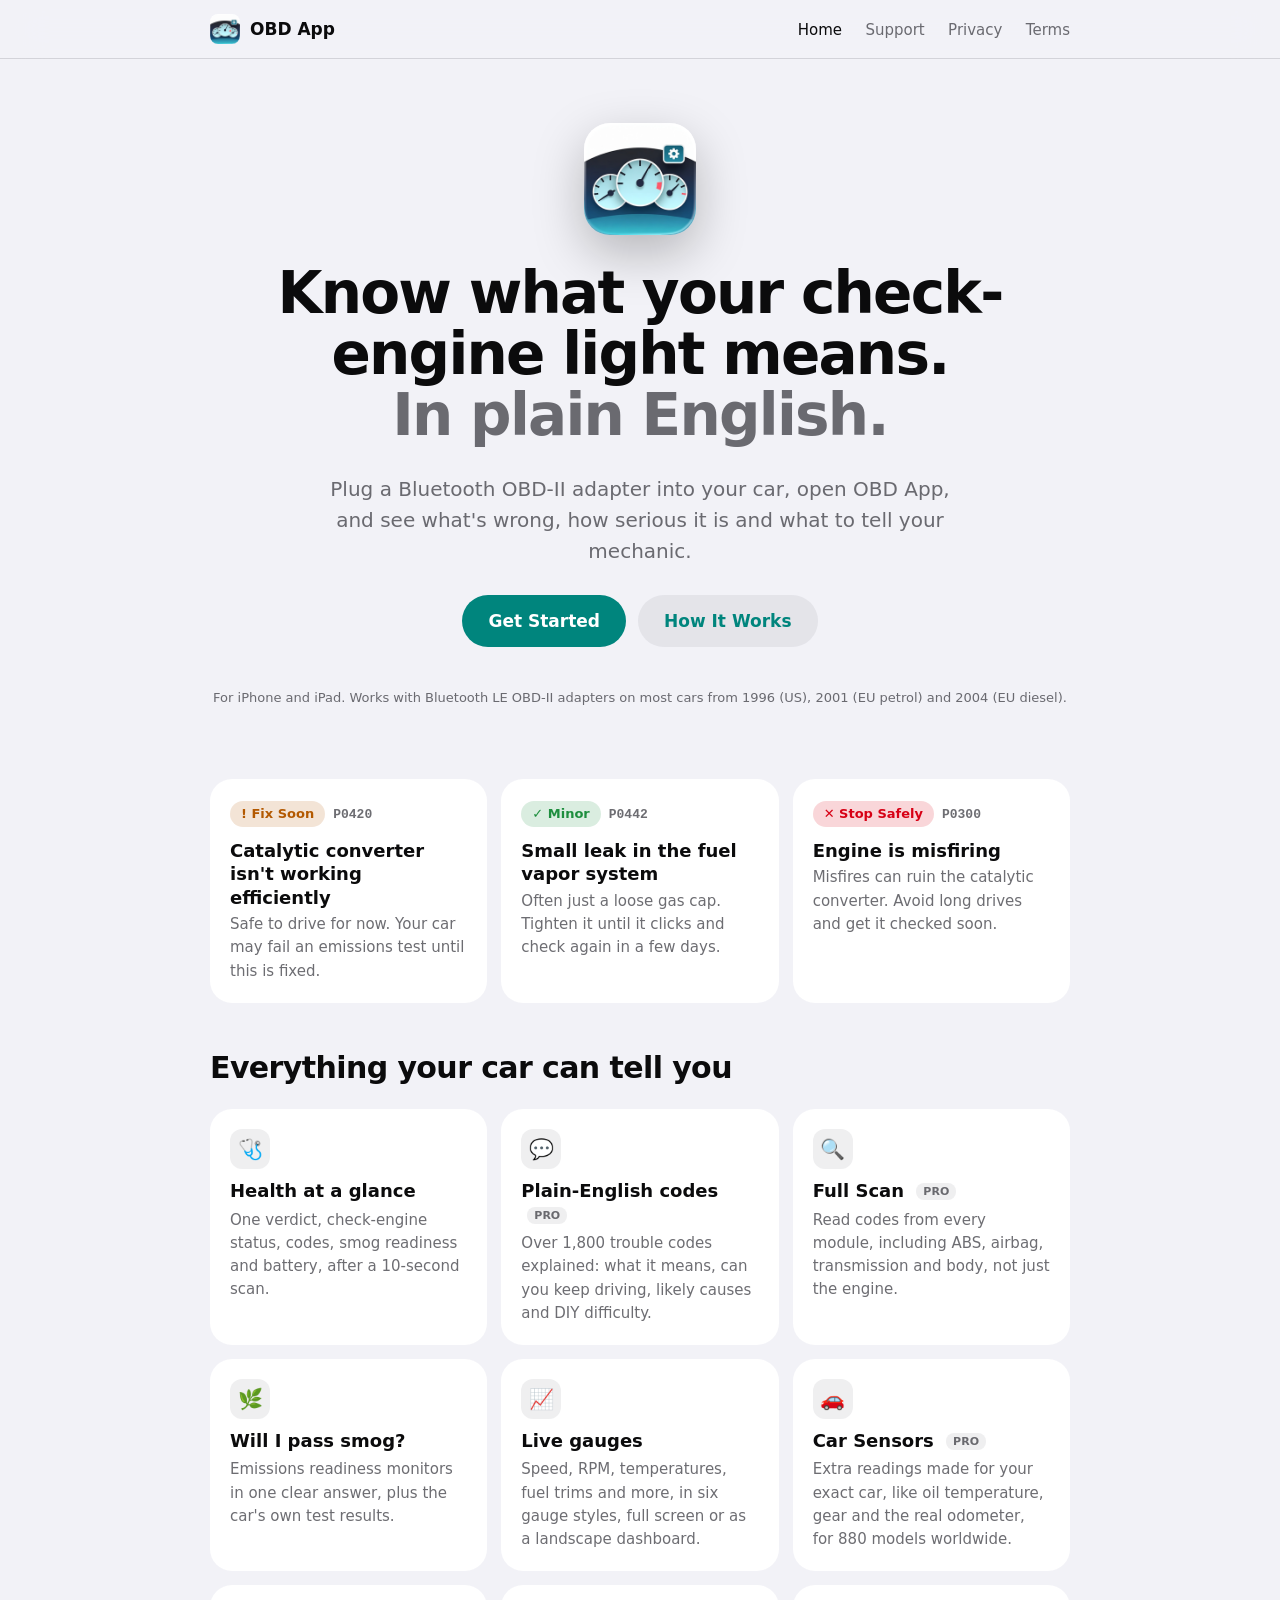
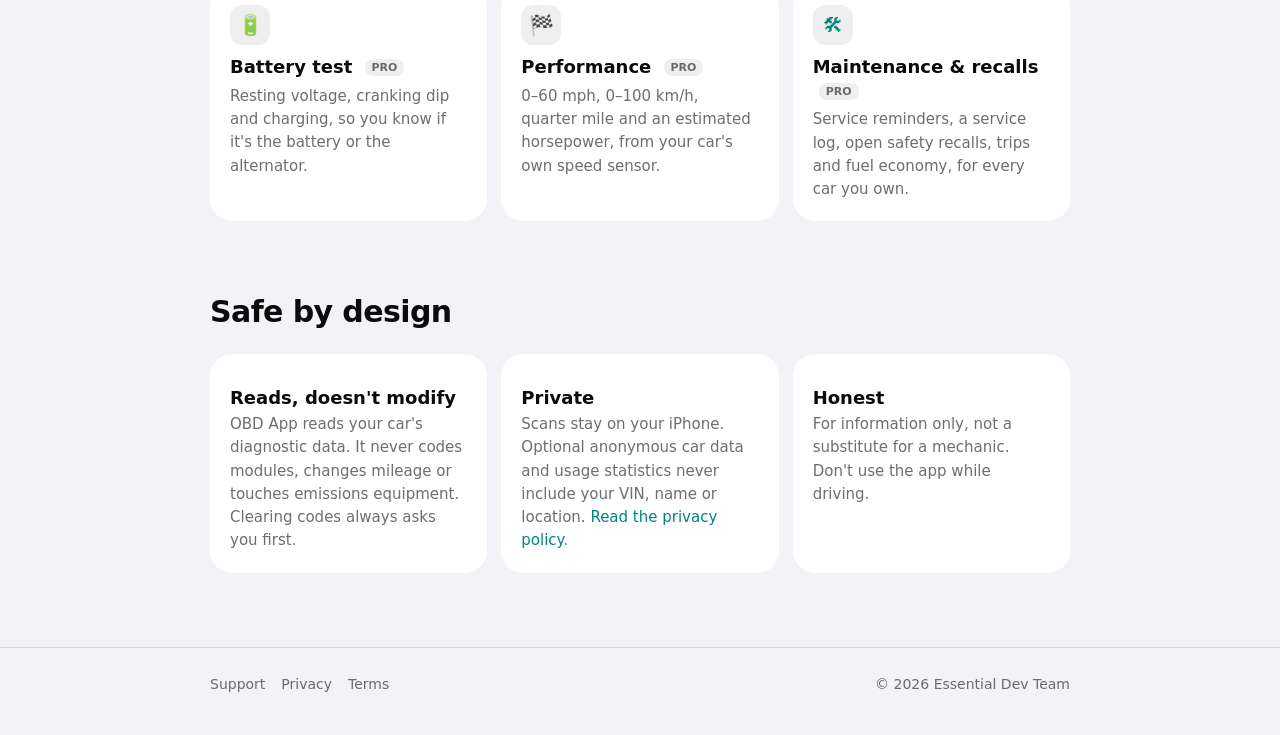
<file: index.html>
<!doctype html>
<html lang="en">
<head>
  <meta charset="utf-8">
  <meta name="viewport" content="width=device-width, initial-scale=1">
  <title>OBD App: Know what your check-engine light means</title>
  <meta name="description" content="A modern car scanner for iPhone. Plain-English trouble codes, severity, smog readiness, live gauges, full module scan and more, with a Bluetooth OBD-II adapter.">
  <link rel="icon" href="favicon.png">
  <link rel="apple-touch-icon" href="icon.png">
  <link rel="stylesheet" href="style.css">
</head>
<body>
  <header class="top">
    <div class="wrap">
      <a class="brand" href="index.html"><img src="icon.png" alt=""><span>OBD App</span></a>
      <nav>
        <a href="index.html" class="on">Home</a>
        <a href="support.html">Support</a>
        <a href="privacy.html">Privacy</a>
        <a href="terms.html">Terms</a>
      </nav>
    </div>
  </header>

  <main class="wrap">
    <div class="hero">
      <img class="icon" src="icon.png" alt="OBD App icon">
      <h1>Know what your check-engine light means.<span>In plain English.</span></h1>
      <p class="lead">Plug a Bluetooth OBD-II adapter into your car, open OBD App, and see what's wrong, how serious it is and what to tell your mechanic.</p>
      <div class="cta">
        <a class="btn" href="support.html#adapters">Get Started</a>
        <a class="btn ghost" href="support.html">How It Works</a>
      </div>
      <p class="note">For iPhone and iPad. Works with Bluetooth LE OBD-II adapters on most cars from 1996 (US), 2001 (EU petrol) and 2004 (EU diesel).</p>
    </div>

    <div class="demo">
      <div class="card">
        <span class="chip warn">! Fix Soon</span><span class="code">P0420</span>
        <h3>Catalytic converter isn't working efficiently</h3>
        <p>Safe to drive for now. Your car may fail an emissions test until this is fixed.</p>
      </div>
      <div class="card">
        <span class="chip ok">✓ Minor</span><span class="code">P0442</span>
        <h3>Small leak in the fuel vapor system</h3>
        <p>Often just a loose gas cap. Tighten it until it clicks and check again in a few days.</p>
      </div>
      <div class="card">
        <span class="chip bad">✕ Stop Safely</span><span class="code">P0300</span>
        <h3>Engine is misfiring</h3>
        <p>Misfires can ruin the catalytic converter. Avoid long drives and get it checked soon.</p>
      </div>
    </div>

    <section>
      <h2>Everything your car can tell you</h2>
      <div class="grid">
        <div class="card feature"><div class="ico">🩺</div><h3>Health at a glance</h3><p>One verdict, check-engine status, codes, smog readiness and battery, after a 10-second scan.</p></div>
        <div class="card feature"><div class="ico">💬</div><h3>Plain-English codes <span class="pro">PRO</span></h3><p>Over 1,800 trouble codes explained: what it means, can you keep driving, likely causes and DIY difficulty.</p></div>
        <div class="card feature"><div class="ico">🔍</div><h3>Full Scan <span class="pro">PRO</span></h3><p>Read codes from every module, including ABS, airbag, transmission and body, not just the engine.</p></div>
        <div class="card feature"><div class="ico">🌿</div><h3>Will I pass smog?</h3><p>Emissions readiness monitors in one clear answer, plus the car's own test results.</p></div>
        <div class="card feature"><div class="ico">📈</div><h3>Live gauges</h3><p>Speed, RPM, temperatures, fuel trims and more, in six gauge styles, full screen or as a landscape dashboard.</p></div>
        <div class="card feature"><div class="ico">🚗</div><h3>Car Sensors <span class="pro">PRO</span></h3><p>Extra readings made for your exact car, like oil temperature, gear and the real odometer, for 880 models worldwide.</p></div>
        <div class="card feature"><div class="ico">🔋</div><h3>Battery test <span class="pro">PRO</span></h3><p>Resting voltage, cranking dip and charging, so you know if it's the battery or the alternator.</p></div>
        <div class="card feature"><div class="ico">🏁</div><h3>Performance <span class="pro">PRO</span></h3><p>0–60 mph, 0–100 km/h, quarter mile and an estimated horsepower, from your car's own speed sensor.</p></div>
        <div class="card feature"><div class="ico">🛠</div><h3>Maintenance &amp; recalls <span class="pro">PRO</span></h3><p>Service reminders, a service log, open safety recalls, trips and fuel economy, for every car you own.</p></div>
      </div>
    </section>

    <section>
      <h2>Safe by design</h2>
      <div class="grid">
        <div class="card"><h3>Reads, doesn't modify</h3><p style="color:var(--fg2)">OBD App reads your car's diagnostic data. It never codes modules, changes mileage or touches emissions equipment. Clearing codes always asks you first.</p></div>
        <div class="card"><h3>Private</h3><p style="color:var(--fg2)">Scans stay on your iPhone. Optional anonymous car data and usage statistics never include your VIN, name or location. <a href="privacy.html">Read the privacy policy</a>.</p></div>
        <div class="card"><h3>Honest</h3><p style="color:var(--fg2)">For information only, not a substitute for a mechanic. Don't use the app while driving.</p></div>
      </div>
    </section>
  </main>

  <footer>
    <div class="wrap">
      <div><a href="support.html">Support</a><a href="privacy.html">Privacy</a><a href="terms.html">Terms</a></div>
      <div>© 2026 Essential Dev Team</div>
    </div>
  </footer>
</body>
</html>
</file>
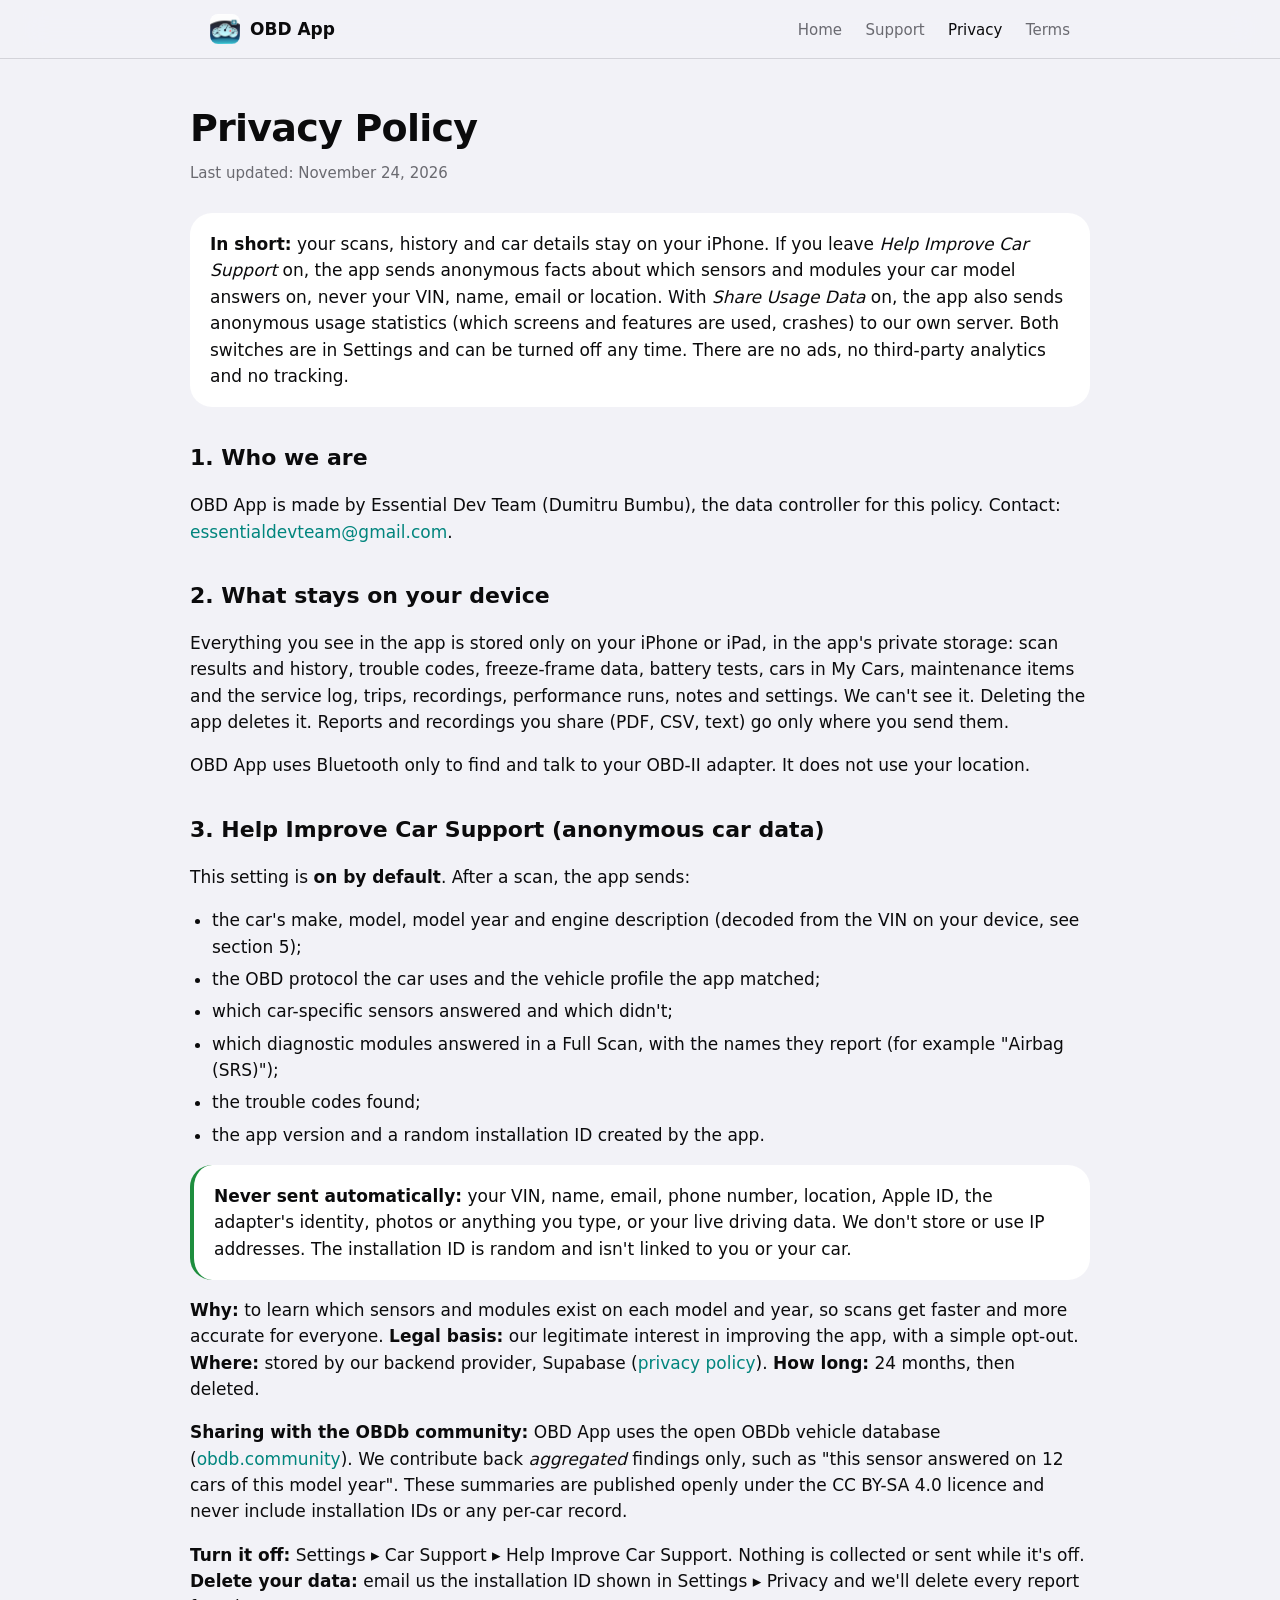
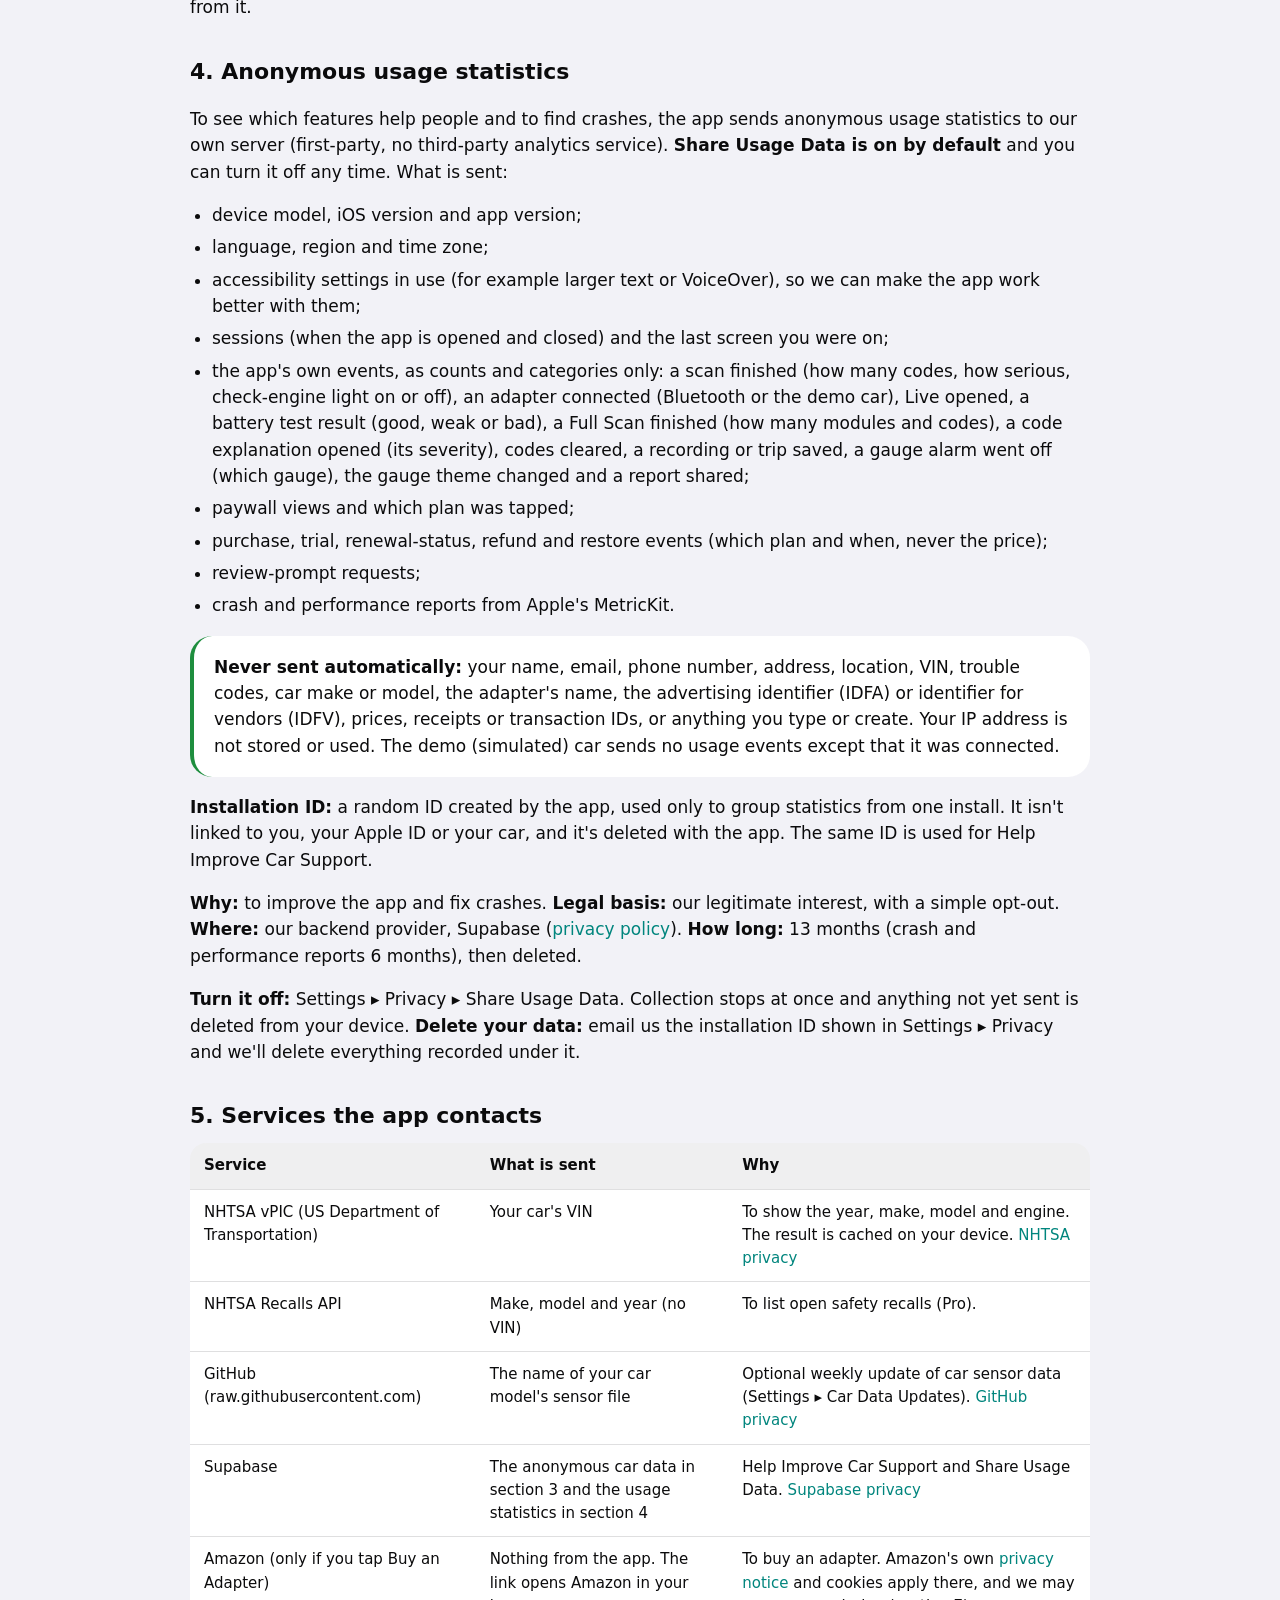
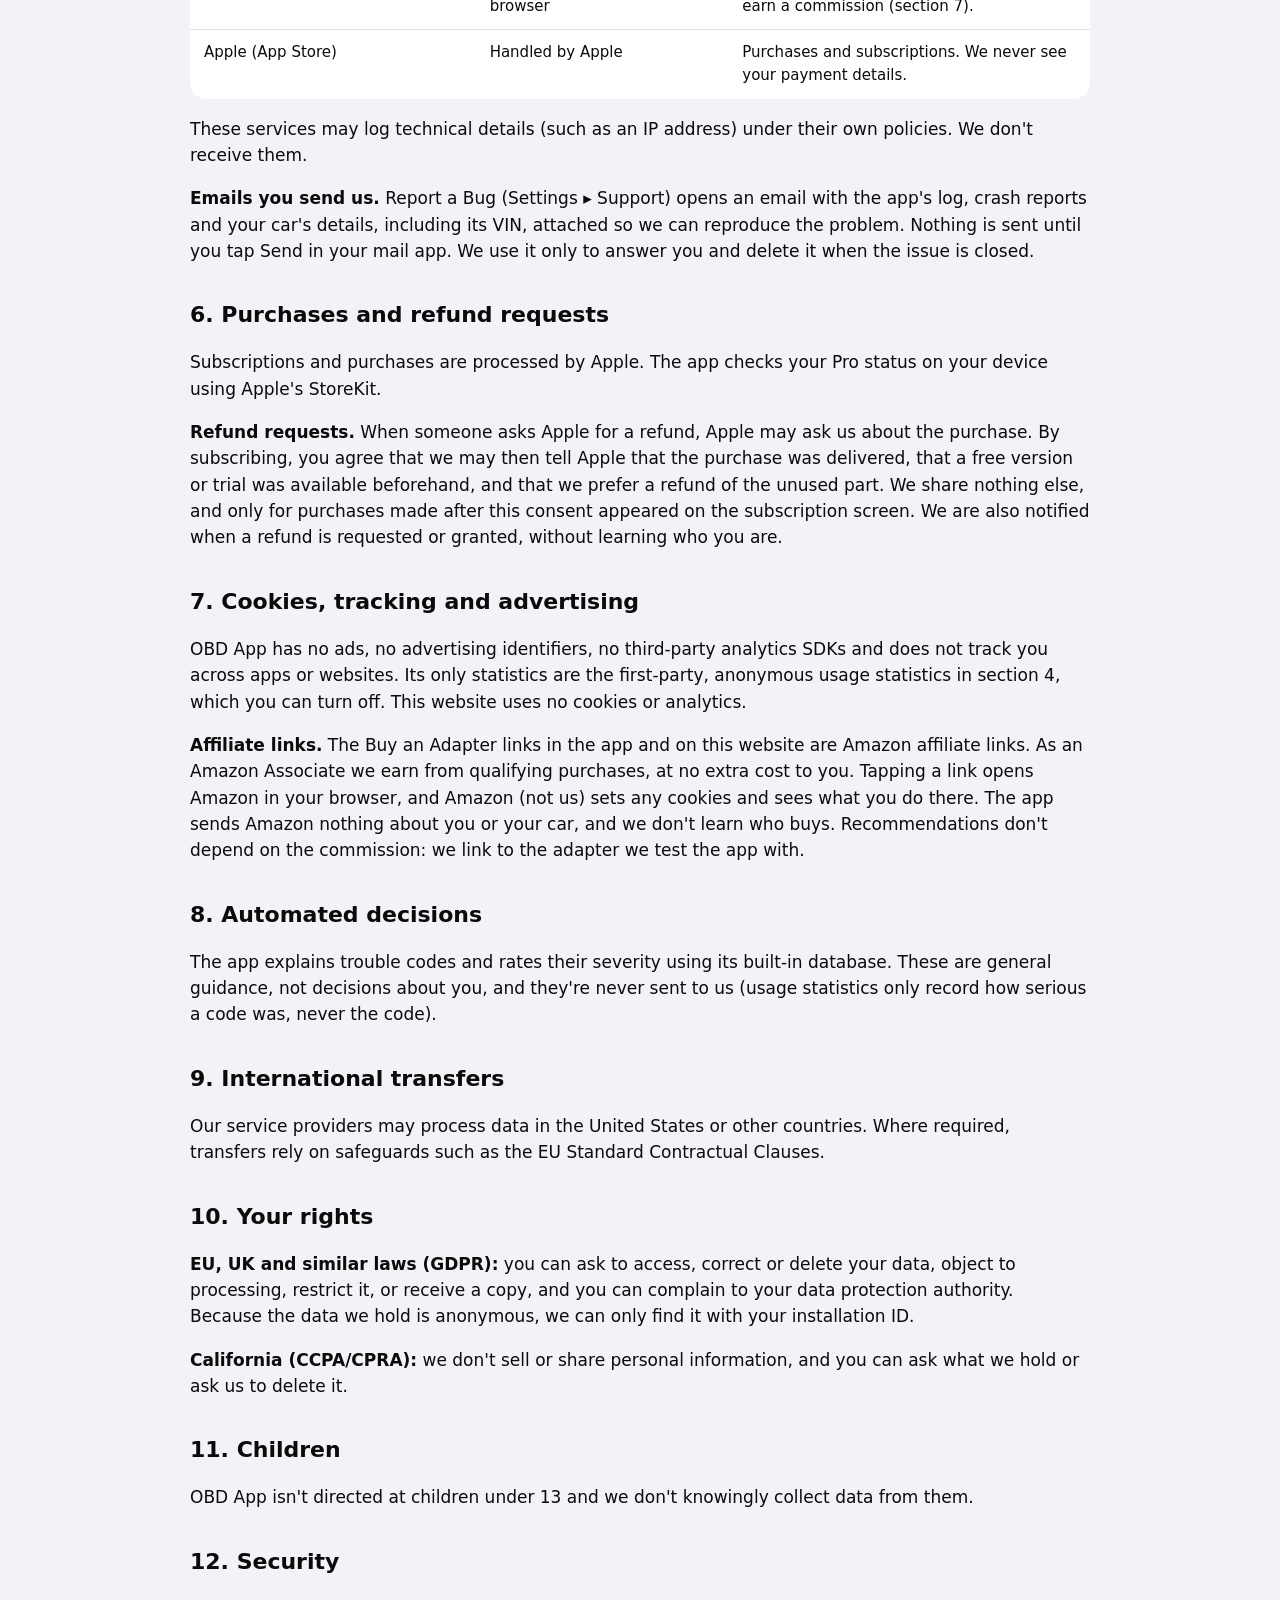
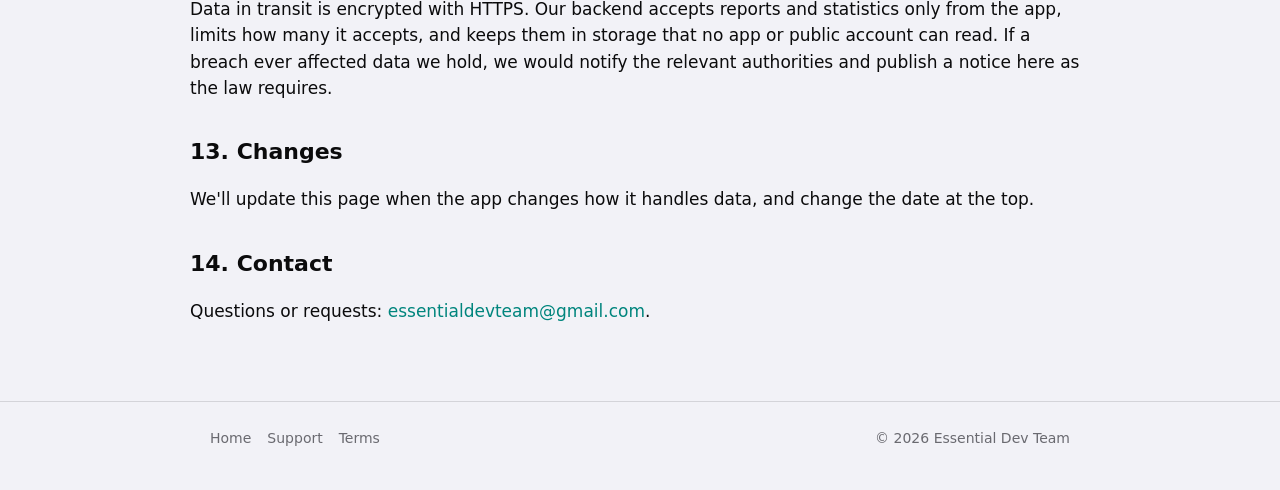
<file: privacy.html>
<!doctype html>
<html lang="en">
<head>
  <meta charset="utf-8">
  <meta name="viewport" content="width=device-width, initial-scale=1">
  <title>Privacy Policy · OBD App</title>
  <meta name="description" content="How OBD App handles your data.">
  <link rel="icon" href="favicon.png">
  <link rel="stylesheet" href="style.css">
</head>
<body>
  <header class="top">
    <div class="wrap">
      <a class="brand" href="index.html"><img src="icon.png" alt=""><span>OBD App</span></a>
      <nav>
        <a href="index.html">Home</a>
        <a href="support.html">Support</a>
        <a href="privacy.html" class="on">Privacy</a>
        <a href="terms.html">Terms</a>
      </nav>
    </div>
  </header>

  <main class="wrap doc">
    <h1>Privacy Policy</h1>
    <p class="updated">Last updated: November 24, 2026</p>

    <div class="box">
      <strong>In short:</strong> your scans, history and car details stay on your iPhone. If you leave
      <em>Help Improve Car Support</em> on, the app sends anonymous facts about which sensors and modules your
      car model answers on, never your VIN, name, email or location. With <em>Share Usage Data</em> on, the app
      also sends anonymous usage statistics (which screens and features are used, crashes) to our own server.
      Both switches are in Settings and can be turned off any time. There are no ads, no third-party analytics and no tracking.
    </div>

    <h2>1. Who we are</h2>
    <p>OBD App is made by Essential Dev Team (Dumitru Bumbu), the data controller for this policy.
      Contact: <a href="mailto:essentialdevteam@gmail.com">essentialdevteam@gmail.com</a>.</p>

    <h2>2. What stays on your device</h2>
    <p>Everything you see in the app is stored only on your iPhone or iPad, in the app's private storage:
      scan results and history, trouble codes, freeze-frame data, battery tests, cars in My Cars, maintenance
      items and the service log, trips, recordings, performance runs, notes and settings. We can't see it.
      Deleting the app deletes it. Reports and recordings you share (PDF, CSV, text) go only where you send them.</p>
    <p>OBD App uses Bluetooth only to find and talk to your OBD-II adapter. It does not use your location.</p>

    <h2>3. Help Improve Car Support (anonymous car data)</h2>
    <p>This setting is <strong>on by default</strong>. After a scan, the app sends:</p>
    <ul>
      <li>the car's make, model, model year and engine description (decoded from the VIN on your device, see section 5);</li>
      <li>the OBD protocol the car uses and the vehicle profile the app matched;</li>
      <li>which car-specific sensors answered and which didn't;</li>
      <li>which diagnostic modules answered in a Full Scan, with the names they report (for example "Airbag (SRS)");</li>
      <li>the trouble codes found;</li>
      <li>the app version and a random installation ID created by the app.</li>
    </ul>
    <div class="box never">
      <strong>Never sent automatically:</strong> your VIN, name, email, phone number, location, Apple ID, the adapter's identity,
      photos or anything you type, or your live driving data. We don't store or use IP addresses.
      The installation ID is random and isn't linked to you or your car.
    </div>
    <p><strong>Why:</strong> to learn which sensors and modules exist on each model and year, so scans get faster and
      more accurate for everyone. <strong>Legal basis:</strong> our legitimate interest in improving the app, with a
      simple opt-out. <strong>Where:</strong> stored by our backend provider, Supabase
      (<a href="https://supabase.com/privacy">privacy policy</a>). <strong>How long:</strong> 24 months, then deleted.</p>
    <p><strong>Sharing with the OBDb community:</strong> OBD App uses the open OBDb vehicle database
      (<a href="https://obdb.community">obdb.community</a>). We contribute back <em>aggregated</em> findings only, such as
      "this sensor answered on 12 cars of this model year". These summaries are published openly under the CC BY-SA 4.0
      licence and never include installation IDs or any per-car record.</p>
    <p><strong>Turn it off:</strong> Settings ▸ Car Support ▸ Help Improve Car Support. Nothing is collected or sent while it's off.
      <strong>Delete your data:</strong> email us the installation ID shown in Settings ▸ Privacy and we'll delete every report from it.</p>

    <h2 id="usage">4. Anonymous usage statistics</h2>
    <p>To see which features help people and to find crashes, the app sends anonymous usage statistics to our own server
      (first-party, no third-party analytics service). <strong>Share Usage Data is on by default</strong> and you can turn it off
      any time. What is sent:</p>
    <ul>
      <li>device model, iOS version and app version;</li>
      <li>language, region and time zone;</li>
      <li>accessibility settings in use (for example larger text or VoiceOver), so we can make the app work better with them;</li>
      <li>sessions (when the app is opened and closed) and the last screen you were on;</li>
      <li>the app's own events, as counts and categories only: a scan finished (how many codes, how serious, check-engine light on or off),
        an adapter connected (Bluetooth or the demo car), Live opened, a battery test result (good, weak or bad), a Full Scan finished
        (how many modules and codes), a code explanation opened (its severity), codes cleared, a recording or trip saved, a gauge
        alarm went off (which gauge), the gauge theme changed and a report shared;</li>
      <li>paywall views and which plan was tapped;</li>
      <li>purchase, trial, renewal-status, refund and restore events (which plan and when, never the price);</li>
      <li>review-prompt requests;</li>
      <li>crash and performance reports from Apple's MetricKit.</li>
    </ul>
    <div class="box never">
      <strong>Never sent automatically:</strong> your name, email, phone number, address, location, VIN, trouble codes, car make or model,
      the adapter's name, the advertising identifier (IDFA) or identifier for vendors (IDFV), prices, receipts or transaction IDs,
      or anything you type or create. Your IP address is not stored or used. The demo (simulated) car sends no usage events
      except that it was connected.
    </div>
    <p><strong>Installation ID:</strong> a random ID created by the app, used only to group statistics from one install. It isn't
      linked to you, your Apple ID or your car, and it's deleted with the app. The same ID is used for Help Improve Car Support.</p>
    <p><strong>Why:</strong> to improve the app and fix crashes. <strong>Legal basis:</strong> our legitimate interest, with a simple
      opt-out. <strong>Where:</strong> our backend provider, Supabase (<a href="https://supabase.com/privacy">privacy policy</a>).
      <strong>How long:</strong> 13 months (crash and performance reports 6 months), then deleted.</p>
    <p><strong>Turn it off:</strong> Settings ▸ Privacy ▸ Share Usage Data. Collection stops at once and anything not yet sent is
      deleted from your device. <strong>Delete your data:</strong> email us the installation ID shown in Settings ▸ Privacy and
      we'll delete everything recorded under it.</p>

    <h2>5. Services the app contacts</h2>
    <table>
      <tr><th>Service</th><th>What is sent</th><th>Why</th></tr>
      <tr><td>NHTSA vPIC (US Department of Transportation)</td><td>Your car's VIN</td><td>To show the year, make, model and engine. The result is cached on your device. <a href="https://www.nhtsa.gov/privacy">NHTSA privacy</a></td></tr>
      <tr><td>NHTSA Recalls API</td><td>Make, model and year (no VIN)</td><td>To list open safety recalls (Pro).</td></tr>
      <tr><td>GitHub (raw.githubusercontent.com)</td><td>The name of your car model's sensor file</td><td>Optional weekly update of car sensor data (Settings ▸ Car Data Updates). <a href="https://docs.github.com/site-policy/privacy-policies/github-general-privacy-statement">GitHub privacy</a></td></tr>
      <tr><td>Supabase</td><td>The anonymous car data in section 3 and the usage statistics in section 4</td><td>Help Improve Car Support and Share Usage Data. <a href="https://supabase.com/privacy">Supabase privacy</a></td></tr>
      <tr><td>Amazon (only if you tap Buy an Adapter)</td><td>Nothing from the app. The link opens Amazon in your browser</td><td>To buy an adapter. Amazon's own <a href="https://www.amazon.com/gp/help/customer/display.html?nodeId=GX7NJQ4ZB8MHFRNJ">privacy notice</a> and cookies apply there, and we may earn a commission (section 7).</td></tr>
      <tr><td>Apple (App Store)</td><td>Handled by Apple</td><td>Purchases and subscriptions. We never see your payment details.</td></tr>
    </table>
    <p>These services may log technical details (such as an IP address) under their own policies. We don't receive them.</p>

    <p><strong>Emails you send us.</strong> Report a Bug (Settings ▸ Support) opens an email with the app's log, crash reports and
      your car's details, including its VIN, attached so we can reproduce the problem. Nothing is sent until you tap Send in your
      mail app. We use it only to answer you and delete it when the issue is closed.</p>

    <h2>6. Purchases and refund requests</h2>
    <p>Subscriptions and purchases are processed by Apple. The app checks your Pro status on your device using Apple's StoreKit.</p>
    <p><strong>Refund requests.</strong> When someone asks Apple for a refund, Apple may ask us about the purchase. By subscribing,
      you agree that we may then tell Apple that the purchase was delivered, that a free version or trial was available
      beforehand, and that we prefer a refund of the unused part. We share nothing else, and only for purchases made after this
      consent appeared on the subscription screen. We are also notified when a refund is requested or granted, without
      learning who you are.</p>

    <h2>7. Cookies, tracking and advertising</h2>
    <p>OBD App has no ads, no advertising identifiers, no third-party analytics SDKs and does not track you across apps
      or websites. Its only statistics are the first-party, anonymous usage statistics in section 4, which you can turn off.
      This website uses no cookies or analytics.</p>

    <p><strong>Affiliate links.</strong> The Buy an Adapter links in the app and on this website are Amazon affiliate links. As an Amazon
      Associate we earn from qualifying purchases, at no extra cost to you. Tapping a link opens Amazon in your browser, and Amazon
      (not us) sets any cookies and sees what you do there. The app sends Amazon nothing about you or your car, and we don't
      learn who buys. Recommendations don't depend on the commission: we link to the adapter we test the app with.</p>

    <h2>8. Automated decisions</h2>
    <p>The app explains trouble codes and rates their severity using its built-in database. These are general guidance,
      not decisions about you, and they're never sent to us (usage statistics only record how serious a code was, never the code).</p>

    <h2>9. International transfers</h2>
    <p>Our service providers may process data in the United States or other countries. Where required, transfers rely on
      safeguards such as the EU Standard Contractual Clauses.</p>

    <h2>10. Your rights</h2>
    <p><strong>EU, UK and similar laws (GDPR):</strong> you can ask to access, correct or delete your data, object to processing,
      restrict it, or receive a copy, and you can complain to your data protection authority. Because the data we hold is
      anonymous, we can only find it with your installation ID.</p>
    <p><strong>California (CCPA/CPRA):</strong> we don't sell or share personal information, and you can ask what we hold or ask us to delete it.</p>

    <h2>11. Children</h2>
    <p>OBD App isn't directed at children under 13 and we don't knowingly collect data from them.</p>

    <h2>12. Security</h2>
    <p>Data in transit is encrypted with HTTPS. Our backend accepts reports and statistics only from the app, limits how many it accepts,
      and keeps them in storage that no app or public account can read. If a breach ever affected data we hold, we would
      notify the relevant authorities and publish a notice here as the law requires.</p>

    <h2>13. Changes</h2>
    <p>We'll update this page when the app changes how it handles data, and change the date at the top.</p>

    <h2>14. Contact</h2>
    <p>Questions or requests: <a href="mailto:essentialdevteam@gmail.com">essentialdevteam@gmail.com</a>.</p>
  </main>

  <footer>
    <div class="wrap">
      <div><a href="index.html">Home</a><a href="support.html">Support</a><a href="terms.html">Terms</a></div>
      <div>© 2026 Essential Dev Team</div>
    </div>
  </footer>
</body>
</html>
</file>
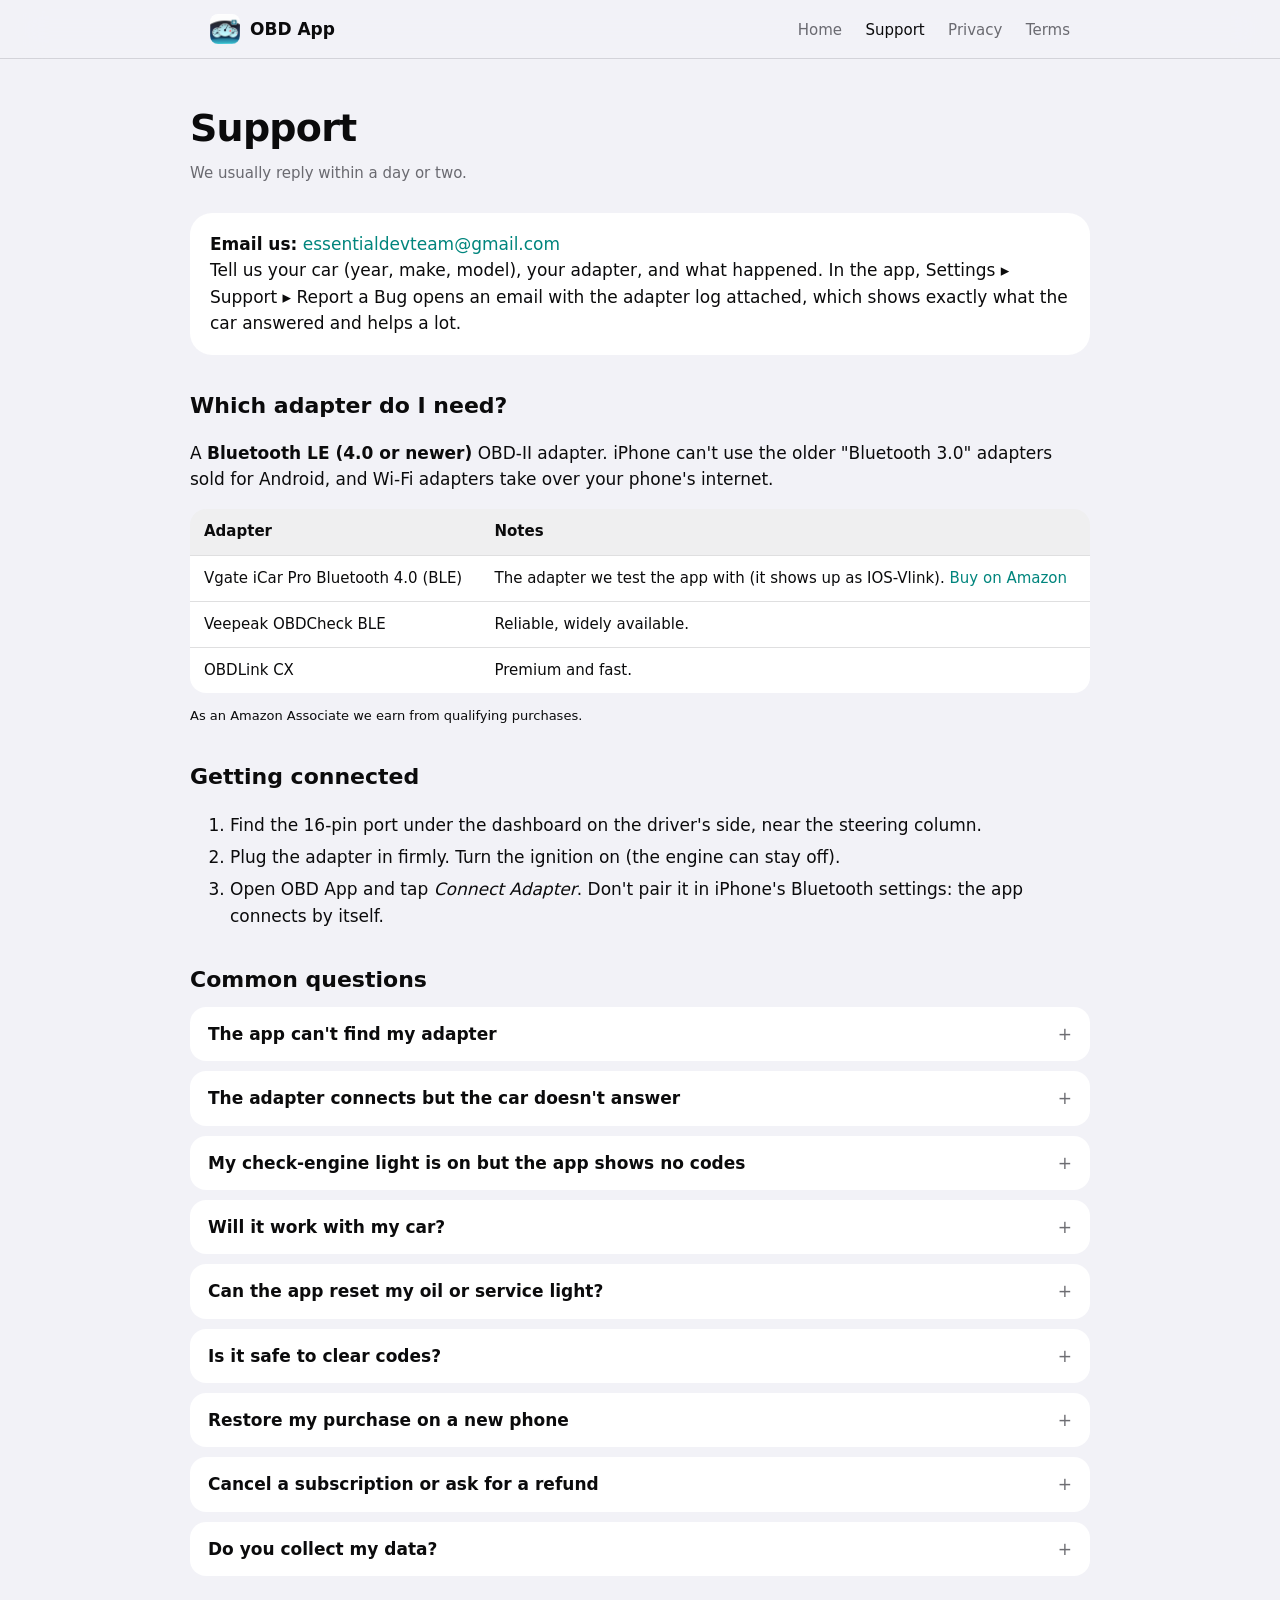
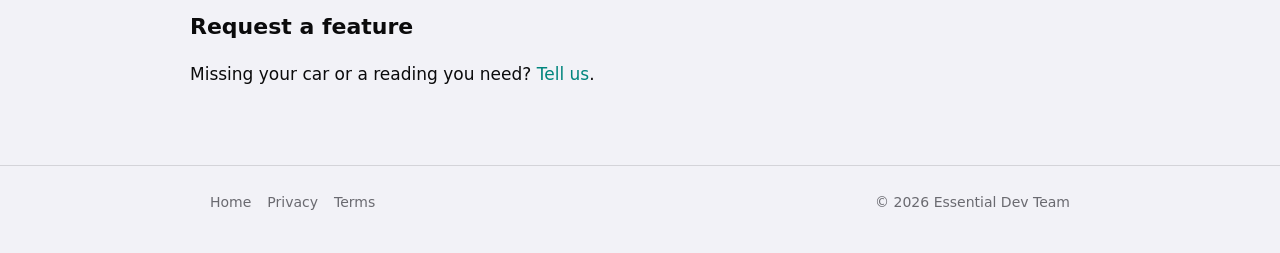
<file: support.html>
<!doctype html>
<html lang="en">
<head>
  <meta charset="utf-8">
  <meta name="viewport" content="width=device-width, initial-scale=1">
  <title>Support · OBD App</title>
  <meta name="description" content="Help with OBD App: adapters, connecting, codes, subscriptions and your data.">
  <link rel="icon" href="favicon.png">
  <link rel="stylesheet" href="style.css">
</head>
<body>
  <header class="top">
    <div class="wrap">
      <a class="brand" href="index.html"><img src="icon.png" alt=""><span>OBD App</span></a>
      <nav>
        <a href="index.html">Home</a>
        <a href="support.html" class="on">Support</a>
        <a href="privacy.html">Privacy</a>
        <a href="terms.html">Terms</a>
      </nav>
    </div>
  </header>

  <main class="wrap doc">
    <h1>Support</h1>
    <p class="updated">We usually reply within a day or two.</p>

    <div class="box">
      <strong>Email us:</strong> <a href="mailto:essentialdevteam@gmail.com?subject=OBD%20App%20support">essentialdevteam@gmail.com</a><br>
      Tell us your car (year, make, model), your adapter, and what happened. In the app, Settings ▸ Support ▸ Report a Bug
      opens an email with the adapter log attached, which shows exactly what the car answered and helps a lot.
    </div>

    <h2 id="adapters">Which adapter do I need?</h2>
    <p>A <strong>Bluetooth LE (4.0 or newer)</strong> OBD-II adapter. iPhone can't use the older "Bluetooth 3.0" adapters
      sold for Android, and Wi-Fi adapters take over your phone's internet.</p>
    <table>
      <tr><th>Adapter</th><th>Notes</th></tr>
      <tr><td>Vgate iCar Pro Bluetooth 4.0 (BLE)</td><td>The adapter we test the app with (it shows up as IOS-Vlink). <a href="https://www.amazon.com/dp/B06XGB4873?tag=thebuttons-20" rel="sponsored noopener">Buy on Amazon</a></td></tr>
      <tr><td>Veepeak OBDCheck BLE</td><td>Reliable, widely available.</td></tr>
      <tr><td>OBDLink CX</td><td>Premium and fast.</td></tr>
    </table>
    <p class="note">As an Amazon Associate we earn from qualifying purchases.</p>

    <h2>Getting connected</h2>
    <ol>
      <li>Find the 16-pin port under the dashboard on the driver's side, near the steering column.</li>
      <li>Plug the adapter in firmly. Turn the ignition on (the engine can stay off).</li>
      <li>Open OBD App and tap <em>Connect Adapter</em>. Don't pair it in iPhone's Bluetooth settings: the app connects by itself.</li>
    </ol>

    <h2>Common questions</h2>
    <details><summary>The app can't find my adapter</summary>
      <ul>
        <li>Make sure it's a Bluetooth LE adapter and its light is on.</li>
        <li>Check Bluetooth is on and allowed for OBD App (Settings ▸ OBD App ▸ Bluetooth).</li>
        <li>If you paired it in iPhone's Bluetooth settings, tap Forget This Device there, then try again in the app.</li>
        <li>Unplug the adapter for 10 seconds and plug it back in.</li>
      </ul>
    </details>
    <details><summary>The adapter connects but the car doesn't answer</summary>
      <p>Turn the ignition fully on (dashboard lights on). Some cars need the engine running. Cars sold in the US from 1996,
        EU petrol cars from 2001 and EU diesels from 2004 support OBD-II. Send us the log (Settings ▸ Support ▸ Report a Bug) if it still fails.</p>
    </details>
    <details><summary>My check-engine light is on but the app shows no codes</summary>
      <p>Run a new scan with the ignition on. Some cars report the light from a different module: Full Scan (Pro) reads every
        module. Permanent codes are listed separately in the Codes tab.</p>
    </details>
    <details><summary>Will it work with my car?</summary>
      <p>Basic diagnostics work with any OBD-II car. Car Sensors adds extra readings for about 880 models worldwide.
        Full Scan works on CAN cars (most cars from 2008). Heavy trucks with the 9-pin J1939 connector aren't supported yet.</p>
    </details>
    <details><summary>Can the app reset my oil or service light?</summary>
      <p>The Reset Guides in the Car tab show the dashboard steps for your brand. Most cars reset the reminder from the
        instrument cluster, with no tool needed.</p>
    </details>
    <details><summary>Is it safe to clear codes?</summary>
      <p>Yes, after the problem is fixed. Clearing doesn't repair anything: if the fault is still there, the light comes back.
        It also resets emissions readiness, so drive for a few days before a smog test.</p>
    </details>
    <details><summary>Restore my purchase on a new phone</summary>
      <p>Settings ▸ Pro ▸ Restore Purchases, signed in with the same Apple Account you bought Pro with.</p>
    </details>
    <details><summary>Cancel a subscription or ask for a refund</summary>
      <p>Subscriptions are managed by Apple: Settings ▸ [your name] ▸ Subscriptions. For refunds, visit
        <a href="https://reportaproblem.apple.com">reportaproblem.apple.com</a>.</p>
    </details>
    <details><summary>Do you collect my data?</summary>
      <p>Your scans stay on your phone. With Help Improve Car Support on, the app sends anonymous facts about which sensors
        and modules your car model answers on, never your VIN, name or location (Settings ▸ Car Support). With Share Usage Data on,
        it also sends anonymous usage statistics: device and iOS version, language and region, sessions and the last screen,
        feature counts (for example "a scan found 2 codes"), paywall and purchase events, and crash reports. Never your name,
        email, location, VIN, trouble codes, IDFA, prices or anything you type, and your IP address isn't stored. Turn it off in
        Settings ▸ Privacy. To delete what we hold, email us the installation ID shown there. See the
        <a href="privacy.html#usage">privacy policy</a>.</p>
    </details>

    <h2>Request a feature</h2>
    <p>Missing your car or a reading you need? <a href="mailto:essentialdevteam@gmail.com?subject=OBD%20App%20feature%20request">Tell us</a>.</p>
  </main>

  <footer>
    <div class="wrap">
      <div><a href="index.html">Home</a><a href="privacy.html">Privacy</a><a href="terms.html">Terms</a></div>
      <div>© 2026 Essential Dev Team</div>
    </div>
  </footer>
</body>
</html>
</file>
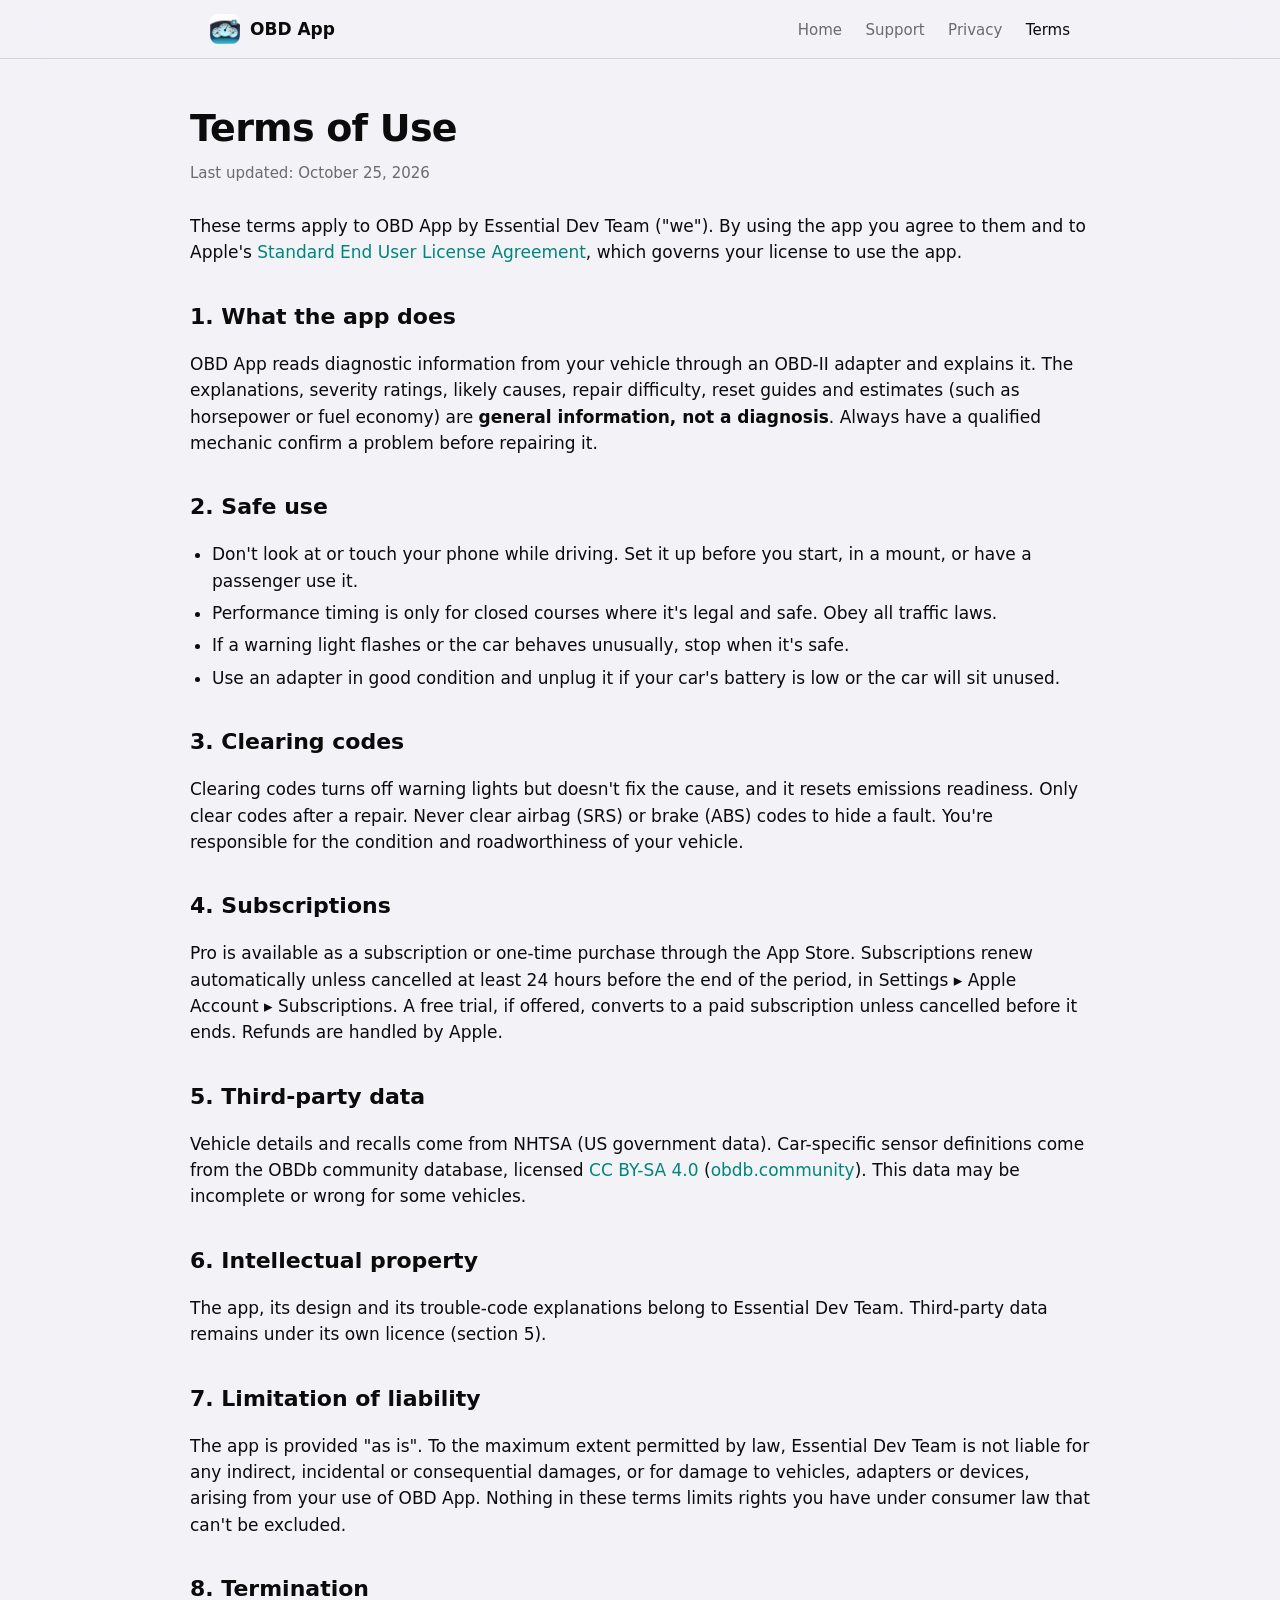
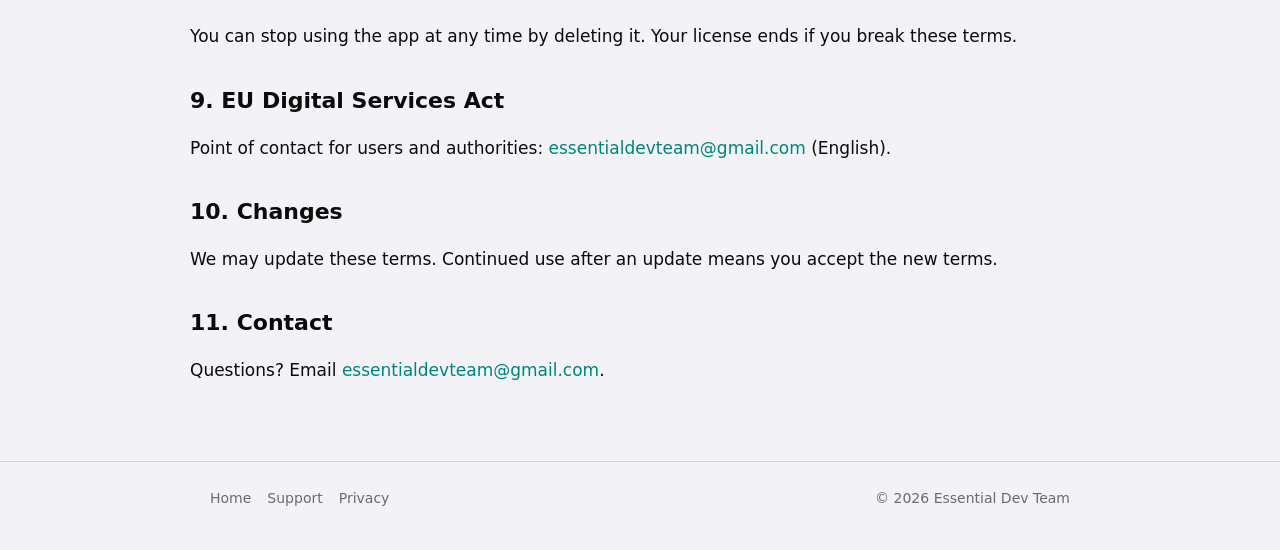
<file: terms.html>
<!doctype html>
<html lang="en">
<head>
  <meta charset="utf-8">
  <meta name="viewport" content="width=device-width, initial-scale=1">
  <title>Terms of Use · OBD App</title>
  <meta name="description" content="Terms of use for OBD App.">
  <link rel="icon" href="favicon.png">
  <link rel="stylesheet" href="style.css">
</head>
<body>
  <header class="top">
    <div class="wrap">
      <a class="brand" href="index.html"><img src="icon.png" alt=""><span>OBD App</span></a>
      <nav>
        <a href="index.html">Home</a>
        <a href="support.html">Support</a>
        <a href="privacy.html">Privacy</a>
        <a href="terms.html" class="on">Terms</a>
      </nav>
    </div>
  </header>

  <main class="wrap doc">
    <h1>Terms of Use</h1>
    <p class="updated">Last updated: October 25, 2026</p>

    <p>These terms apply to OBD App by Essential Dev Team ("we"). By using the app you agree to them and to Apple's
      <a href="https://www.apple.com/legal/internet-services/itunes/dev/stdeula/">Standard End User License Agreement</a>,
      which governs your license to use the app.</p>

    <h2>1. What the app does</h2>
    <p>OBD App reads diagnostic information from your vehicle through an OBD-II adapter and explains it. The explanations,
      severity ratings, likely causes, repair difficulty, reset guides and estimates (such as horsepower or fuel economy)
      are <strong>general information, not a diagnosis</strong>. Always have a qualified mechanic confirm a problem before
      repairing it.</p>

    <h2>2. Safe use</h2>
    <ul>
      <li>Don't look at or touch your phone while driving. Set it up before you start, in a mount, or have a passenger use it.</li>
      <li>Performance timing is only for closed courses where it's legal and safe. Obey all traffic laws.</li>
      <li>If a warning light flashes or the car behaves unusually, stop when it's safe.</li>
      <li>Use an adapter in good condition and unplug it if your car's battery is low or the car will sit unused.</li>
    </ul>

    <h2>3. Clearing codes</h2>
    <p>Clearing codes turns off warning lights but doesn't fix the cause, and it resets emissions readiness. Only clear codes
      after a repair. Never clear airbag (SRS) or brake (ABS) codes to hide a fault. You're responsible for the condition and
      roadworthiness of your vehicle.</p>

    <h2>4. Subscriptions</h2>
    <p>Pro is available as a subscription or one-time purchase through the App Store. Subscriptions renew automatically unless
      cancelled at least 24 hours before the end of the period, in Settings ▸ Apple Account ▸ Subscriptions. A free trial,
      if offered, converts to a paid subscription unless cancelled before it ends. Refunds are handled by Apple.</p>

    <h2>5. Third-party data</h2>
    <p>Vehicle details and recalls come from NHTSA (US government data). Car-specific sensor definitions come from the OBDb
      community database, licensed <a href="https://creativecommons.org/licenses/by-sa/4.0/">CC BY-SA 4.0</a>
      (<a href="https://obdb.community">obdb.community</a>). This data may be incomplete or wrong for some vehicles.</p>

    <h2>6. Intellectual property</h2>
    <p>The app, its design and its trouble-code explanations belong to Essential Dev Team. Third-party data remains under its
      own licence (section 5).</p>

    <h2>7. Limitation of liability</h2>
    <p>The app is provided "as is". To the maximum extent permitted by law, Essential Dev Team is not liable for any indirect,
      incidental or consequential damages, or for damage to vehicles, adapters or devices, arising from your use of OBD App.
      Nothing in these terms limits rights you have under consumer law that can't be excluded.</p>

    <h2>8. Termination</h2>
    <p>You can stop using the app at any time by deleting it. Your license ends if you break these terms.</p>

    <h2>9. EU Digital Services Act</h2>
    <p>Point of contact for users and authorities: <a href="mailto:essentialdevteam@gmail.com">essentialdevteam@gmail.com</a> (English).</p>

    <h2>10. Changes</h2>
    <p>We may update these terms. Continued use after an update means you accept the new terms.</p>

    <h2>11. Contact</h2>
    <p>Questions? Email <a href="mailto:essentialdevteam@gmail.com">essentialdevteam@gmail.com</a>.</p>
  </main>

  <footer>
    <div class="wrap">
      <div><a href="index.html">Home</a><a href="support.html">Support</a><a href="privacy.html">Privacy</a></div>
      <div>© 2026 Essential Dev Team</div>
    </div>
  </footer>
</body>
</html>
</file>
<file: style.css>
:root {
  --bg: #F2F2F7;
  --card: #FFFFFF;
  --fg: #0B0B0C;
  --fg2: rgba(60, 60, 67, 0.75);
  --sep: rgba(60, 60, 67, 0.16);
  --fill: rgba(120, 120, 128, 0.12);
  --acc: #00857D;
  --accFg: #FFFFFF;
  --ok: #1E8E3E;
  --warn: #B35900;
  --bad: #D70015;
  --radius: 22px;
  color-scheme: light dark;
}
@media (prefers-color-scheme: dark) {
  :root {
    --bg: #000000;
    --card: #1C1C1E;
    --fg: #FFFFFF;
    --fg2: rgba(235, 235, 245, 0.66);
    --sep: rgba(84, 84, 88, 0.6);
    --fill: rgba(120, 120, 128, 0.24);
    --acc: #33D6C8;
    --accFg: #00211E;
    --ok: #30D158;
    --warn: #FFB340;
    --bad: #FF453A;
  }
}
* { box-sizing: border-box; }
html { -webkit-text-size-adjust: 100%; }
body {
  margin: 0;
  background: var(--bg);
  color: var(--fg);
  font: 17px/1.55 -apple-system, BlinkMacSystemFont, "SF Pro Text", "Helvetica Neue", system-ui, sans-serif;
  -webkit-font-smoothing: antialiased;
}
a { color: var(--acc); text-decoration: none; }
a:hover { text-decoration: underline; }
.wrap { max-width: 900px; margin: 0 auto; padding: 0 20px; }

/* Header */
header.top {
  position: sticky; top: 0; z-index: 10;
  background: color-mix(in srgb, var(--bg) 82%, transparent);
  backdrop-filter: saturate(180%) blur(20px);
  -webkit-backdrop-filter: saturate(180%) blur(20px);
  border-bottom: 0.5px solid var(--sep);
}
header.top .wrap { display: flex; align-items: center; justify-content: space-between; height: 58px; gap: 12px; }
.brand { display: flex; align-items: center; gap: 10px; font-weight: 700; color: var(--fg); }
.brand img { width: 30px; height: 30px; border-radius: 8px; }
nav a { color: var(--fg2); font-size: 15px; font-weight: 500; margin-left: 18px; }
nav a.on, nav a:hover { color: var(--fg); text-decoration: none; }

/* Hero */
.hero { padding: 64px 0 40px; display: grid; grid-template-columns: 1fr; gap: 28px; text-align: center; }
.hero img.icon { width: 112px; height: 112px; border-radius: 26px; margin: 0 auto; box-shadow: 0 18px 50px rgba(0, 0, 0, 0.25); }
.hero h1 { font-size: clamp(36px, 7vw, 58px); line-height: 1.05; letter-spacing: -0.03em; margin: 0; }
.hero h1 span { color: var(--fg2); display: block; }
.hero p.lead { font-size: 20px; color: var(--fg2); max-width: 620px; margin: 0 auto; }
.cta { display: flex; gap: 12px; justify-content: center; flex-wrap: wrap; }
.btn {
  display: inline-flex; align-items: center; justify-content: center; gap: 8px;
  height: 52px; padding: 0 26px; border-radius: 26px; font-weight: 600; font-size: 17px;
  background: var(--acc); color: var(--accFg);
}
.btn.ghost { background: var(--fill); color: var(--acc); }
.btn:hover { text-decoration: none; filter: brightness(1.05); }
.note { font-size: 13px; color: var(--fg2); }

/* Verdict demo */
.demo { display: grid; grid-template-columns: repeat(auto-fit, minmax(240px, 1fr)); gap: 14px; margin: 18px 0 8px; }
.card { background: var(--card); border-radius: var(--radius); padding: 20px; }
.chip {
  display: inline-flex; align-items: center; gap: 6px; height: 26px; padding: 0 11px; border-radius: 13px;
  font-size: 13px; font-weight: 700;
}
.chip.ok { color: var(--ok); background: color-mix(in srgb, var(--ok) 16%, transparent); }
.chip.warn { color: var(--warn); background: color-mix(in srgb, var(--warn) 16%, transparent); }
.chip.bad { color: var(--bad); background: color-mix(in srgb, var(--bad) 16%, transparent); }
.code { font: 600 13px ui-monospace, "SF Mono", Menlo, monospace; color: var(--fg2); margin-left: 8px; }
.card h3 { margin: 12px 0 4px; font-size: 18px; line-height: 1.3; }
.card p { margin: 0; color: var(--fg2); font-size: 15px; }

/* Features */
section { padding: 34px 0; }
section h2 { font-size: 30px; letter-spacing: -0.02em; margin: 0 0 18px; }
.grid { display: grid; grid-template-columns: repeat(auto-fit, minmax(250px, 1fr)); gap: 14px; }
.feature .ico {
  width: 40px; height: 40px; border-radius: 12px; background: var(--fill); color: var(--acc);
  display: flex; align-items: center; justify-content: center; font-size: 20px; margin-bottom: 10px;
}
.feature h3 { margin: 0 0 6px; font-size: 18px; }
.feature p { margin: 0; color: var(--fg2); font-size: 15px; }
.pro { font-size: 11px; font-weight: 700; color: var(--fg2); background: var(--fill); padding: 2px 7px; border-radius: 8px; margin-left: 6px; vertical-align: middle; }

/* Documents */
.doc { padding: 40px 0 20px; }
.doc h1 { font-size: 38px; letter-spacing: -0.02em; margin: 0 0 4px; }
.doc .updated { color: var(--fg2); font-size: 15px; margin: 0 0 28px; }
.doc h2 { font-size: 22px; margin: 34px 0 10px; }
.doc h3 { font-size: 18px; margin: 22px 0 8px; }
.doc p, .doc li { color: var(--fg); }
.doc ul { padding-left: 22px; }
.doc li { margin: 6px 0; }
.box { background: var(--card); border-radius: var(--radius); padding: 18px 20px; margin: 16px 0; }
.box.never { border-left: 4px solid var(--ok); }
table { width: 100%; border-collapse: collapse; background: var(--card); border-radius: 16px; overflow: hidden; font-size: 15px; }
th, td { text-align: left; padding: 11px 14px; border-top: 0.5px solid var(--sep); vertical-align: top; }
th { background: var(--fill); font-weight: 600; border-top: none; }
details { background: var(--card); border-radius: 16px; padding: 14px 18px; margin: 10px 0; }
summary { font-weight: 600; cursor: pointer; list-style: none; }
summary::-webkit-details-marker { display: none; }
summary::after { content: "+"; float: right; color: var(--fg2); font-weight: 400; }
details[open] summary::after { content: "–"; }
details p, details ul { color: var(--fg2); margin: 10px 0 0; }

footer { border-top: 0.5px solid var(--sep); margin-top: 40px; padding: 26px 0 40px; color: var(--fg2); font-size: 14px; }
footer .wrap { display: flex; justify-content: space-between; flex-wrap: wrap; gap: 12px; }
footer a { color: var(--fg2); margin-right: 16px; }

@media (max-width: 560px) {
  nav a { margin-left: 12px; font-size: 14px; }
  .brand span { display: none; }
  .hero { padding-top: 40px; }
}
@media (prefers-reduced-motion: no-preference) {
  .card, .feature { transition: transform .2s ease; }
}
</file>
